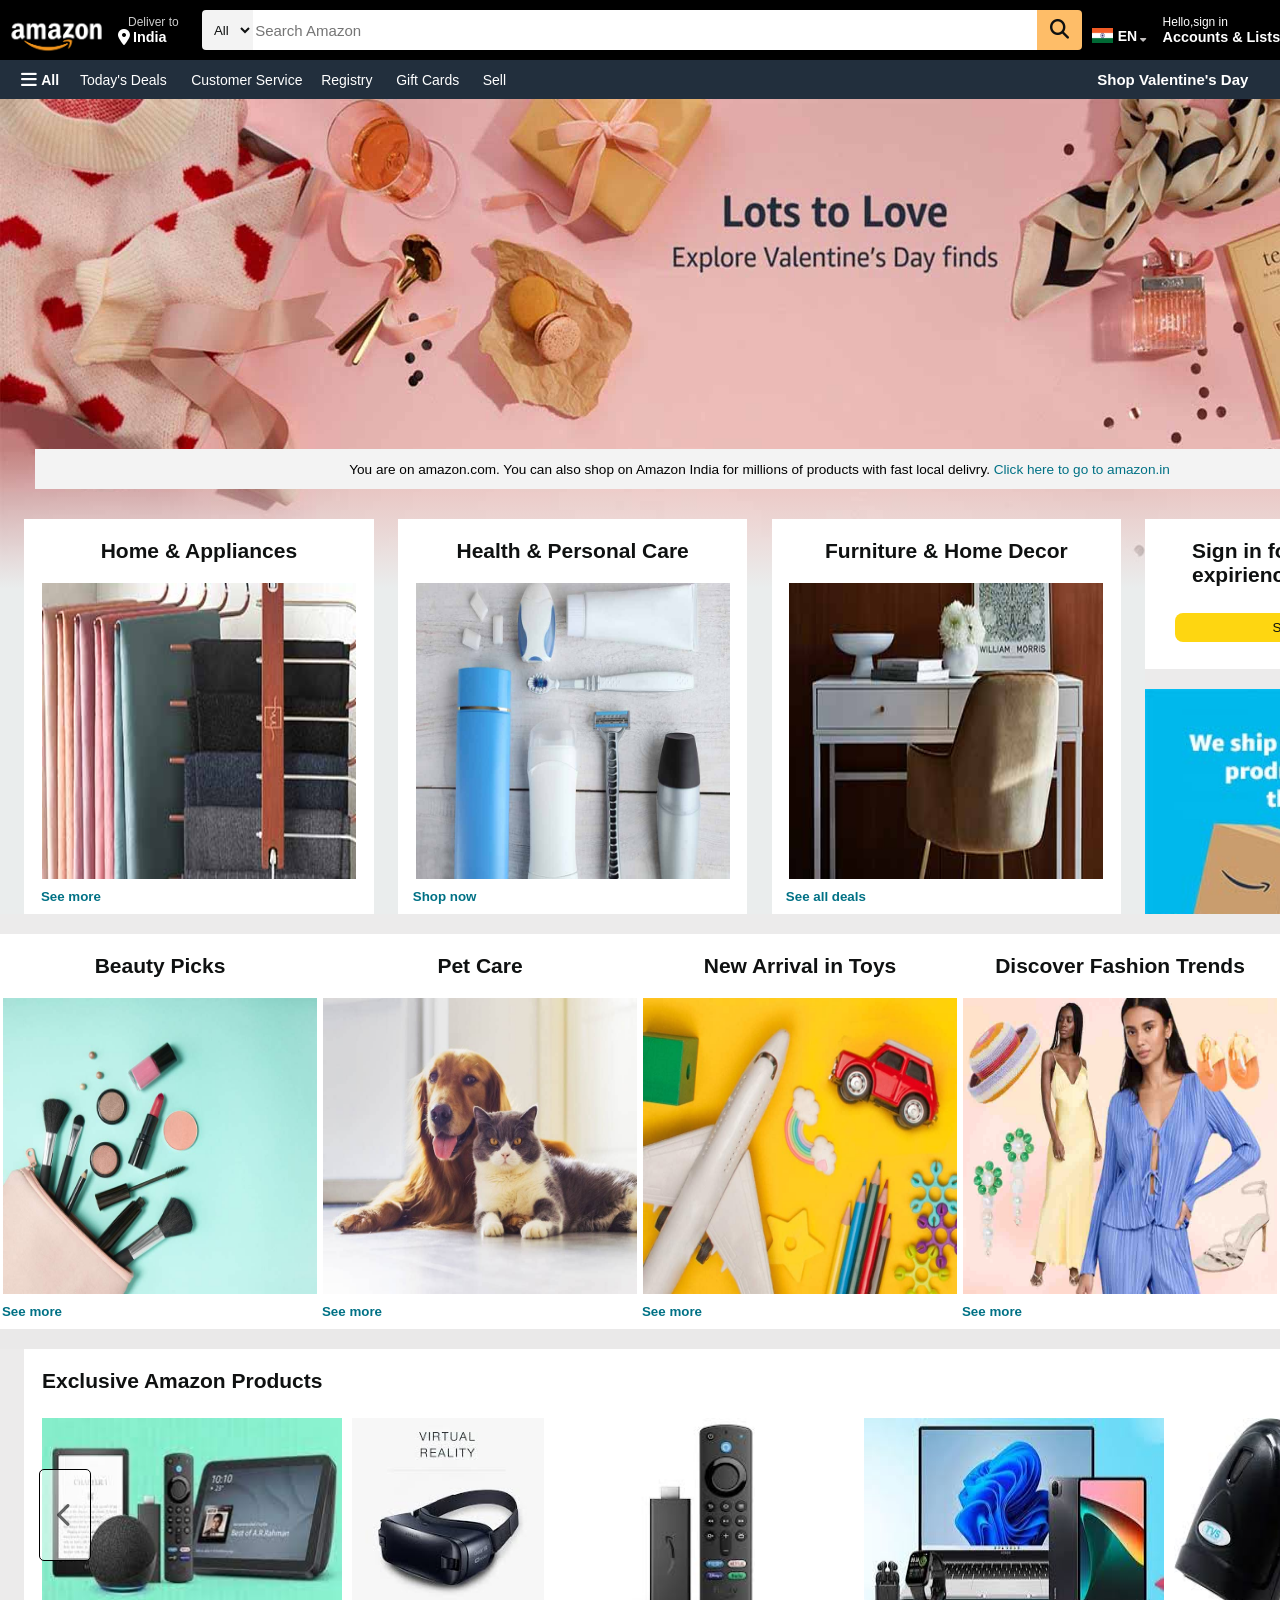
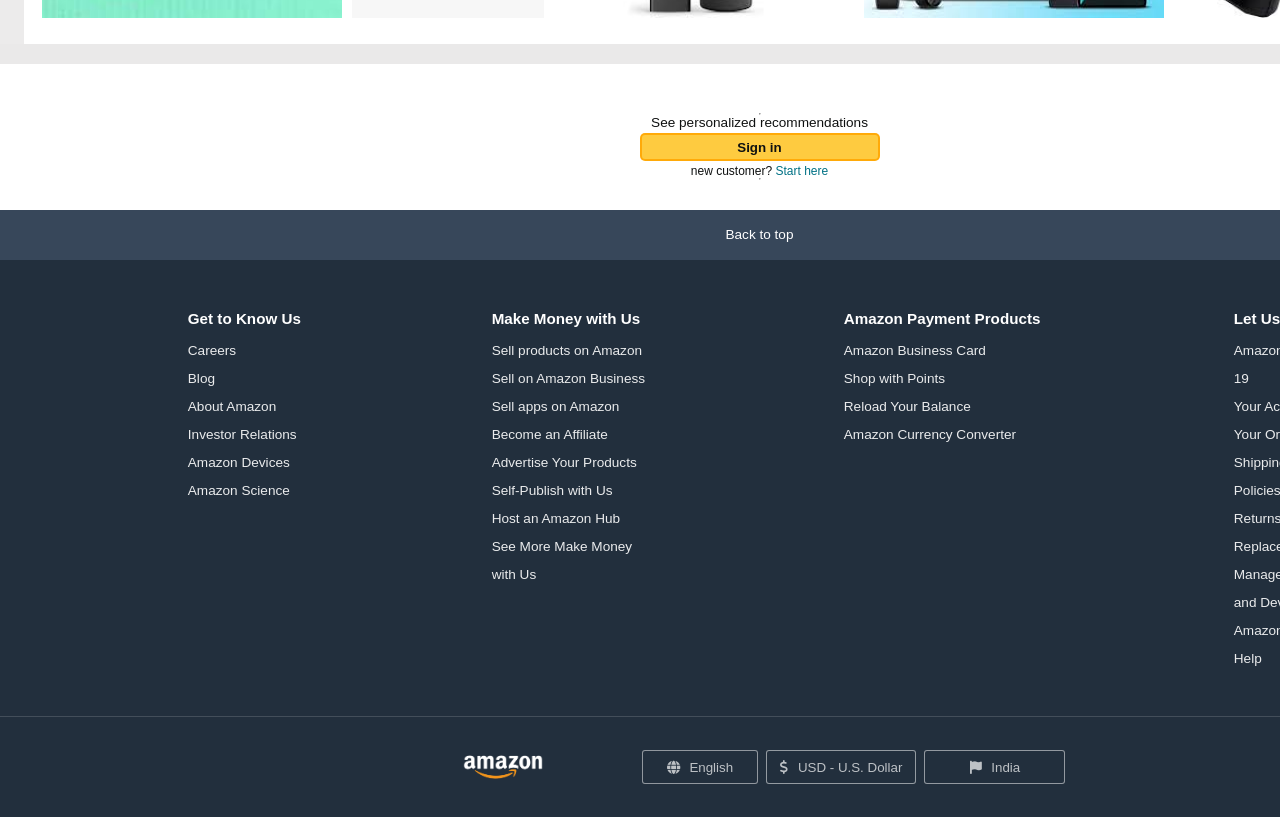
<file: index.html>
<!DOCTYPE html>
<html lang="en">
  <head>
    <meta charset="UTF-8" />
    <meta name="viewport" content="width=device-width, initial-scale=1.0" />
    <title>Amazon.com. Spend less. Smile more</title>
    <link
      rel="stylesheet"
      href="https://cdnjs.cloudflare.com/ajax/libs/font-awesome/6.4.0/css/all.min.css"
      integrity="sha512-iecdLmaskl7CVkqkXNQ/ZH/XLlvWZOJyj7Yy7tcenmpD1ypASozpmT/E0iPtmFIB46ZmdtAc9eNBvH0H/ZpiBw=="
      crossorigin="anonymous"
      referrerpolicy="no-referrer"
    />
    <link rel="stylesheet" href="Project.css" />
    <link rel="shortcut icon" href="download (1).png" type="image/x-icon" />
  </head>
  <body>
    <div class="lists">
      <i id="triangle" class="fa-solid fa-caret-up"></i>
      <div id="l-up">
        <button id="butt3">Sign in</button>
        <p style="font-weight: 520; font-size: 0.75rem; color: #0f1111">
          New customer? <a style="color: #0055aa" href="#">Start here</a>
        </p>
      </div>
      <div id="l-down">
        <div class="l1">
          <p class="l-head">Your Lists</p>
          <p class="l-tags">Create a List</p>
          <p class="l-tags">Find a List or Registry</p>
        </div>
        <div class="l2">
          <p class="l-head">Your Account</p>
          <p class="l-tags">Account</p>
          <p class="l-tags">Orders</p>
          <p class="l-tags">Recommendations</p>
          <p class="l-tags">Browsing History</p>
          <p class="l-tags">Watchlist</p>
          <p class="l-tags">Video Purchases & Rentals</p>
          <p class="l-tags">Kindle Unlimited</p>
          <p class="l-tags">Content & Devices</p>
          <p class="l-tags">Subscribe & Save Items</p>
          <p class="l-tags">Memberships & Subscriptions</p>
          <p class="l-tags">Music Library</p>
        </div>
      </div>
    </div>
    <div id="sidebar">
      <div id="black-bg"></div>
      <i id="xmark" class="fa-solid fa-xmark"></i>
      <div id="top-side">
        <i
          style="font-size: 25px; padding-right: 10px"
          class="fa-solid fa-circle-user"
        ></i>
        <p>Hello, sign in</p>
      </div>
      <div class="wrap">
        <div id="topp1">
          <div class="heading">Digital Content & Devices</div>
          <div style="padding-top: 5px; font-size: 14px">
            Amazon Music<span
              ><i id="symbol" class="fa-solid fa-angle-right"></i
            ></span>
          </div>
          <div style="padding-top: 5px; font-size: 14px">
            Kindle E-readers & Books<span
              ><i id="symbol" class="fa-solid fa-angle-right"></i
            ></span>
          </div>
          <div style="padding-top: 5px; font-size: 14px">
            Amazon Appstore<span
              ><i id="symbol" class="fa-solid fa-angle-right"></i
            ></span>
          </div>
        </div>

        <div id="topp2">
          <div class="heading">Shop By Department</div>
          <div style="padding-top: 5px; font-size: 14px">
            Electronics<span
              ><i id="symbol" class="fa-solid fa-angle-right"></i
            ></span>
          </div>
          <div style="padding-top: 5px; font-size: 14px">
            Computers<span
              ><i id="symbol" class="fa-solid fa-angle-right"></i
            ></span>
          </div>
          <div style="padding-top: 5px; font-size: 14px">
            Smart Home<span
              ><i id="symbol" class="fa-solid fa-angle-right"></i
            ></span>
          </div>
          <div style="padding-top: 5px; font-size: 14px">
            Arts & Crafts<span
              ><i id="symbol" class="fa-solid fa-angle-right"></i
            ></span>
          </div>
          <div style="padding-top: 5px; font-size: 14px">
            See All<span
              ><i
                style="padding-left: 8px; color: rgba(0, 0, 0, 0.507)"
                class="fa-solid fa-angle-down"
              ></i
            ></span>
          </div>
        </div>
        <div id="topp3">
          <div class="heading">Programs & Features</div>
          <div style="padding-top: 5px; font-size: 14px">
            Gift Cards<span
              ><i id="symbol" class="fa-solid fa-angle-right"></i
            ></span>
          </div>
          <div style="padding-top: 5px; font-size: 14px">
            Shop By Interest<span
              ><i id="symbol" class="fa-solid fa-angle-right"></i
            ></span>
          </div>
          <div style="padding-top: 5px; font-size: 14px">
            Amazon Live<span
              ><i id="symbol" class="fa-solid fa-angle-right"></i
            ></span>
          </div>
          <div style="padding-top: 5px; font-size: 14px">
            International Shopping<span
              ><i id="symbol" class="fa-solid fa-angle-right"></i
            ></span>
          </div>
          <div style="padding-top: 5px; font-size: 14px">
            See All<span
              ><i
                style="
                  padding-top: 2px;
                  padding-left: 8px;
                  color: rgba(0, 0, 0, 0.507);
                "
                class="fa-solid fa-angle-down"
              ></i
            ></span>
          </div>
        </div>
        <div id="topp4">
          <div class="heading">Help & Settings</div>
          <div style="padding-top: 5px; font-size: 14px">Your Account</div>
          <div style="padding-top: 5px; font-size: 14px">
            <i
              style="padding-left: 2px; padding-right: 10px; color: #0f11117e"
              class="fa-solid fa-globe"
            ></i
            >English
          </div>
          <div style="padding-top: 5px; font-size: 14px">
            <img id="india2" src="download.png" alt="india" />India
          </div>
          <div style="padding-top: 5px; font-size: 14px">Customer Service</div>
          <div style="padding-top: 5px; font-size: 14px">Sign in</div>
        </div>
      </div>
    </div>
    <!-- header starts -->
    <header id="top">
      <div id="nav-icon-out">
        <div style="cursor: pointer" id="nav-icon" class="hover"></div>
      </div>
      <!-- box2 -->
      <div id="nav-add-out">
        <div style="cursor: pointer" id="nav-add-in" class="hover">
          <p id="add1">Deliver to</p>
          <div id="nav-add-logo">
            <i style="padding-left: 5px" class="fa-solid fa-location-dot"></i>
            <p id="add2">India</p>
          </div>
        </div>
      </div>
      <!-- box3 -->
      <div id="nav-search-out">
        <select style="cursor: pointer" name="amazon" id="amazon">
          <option value="Items">All</option>
        </select>
        <input type="text" id="nav-search" placeholder="Search Amazon" />
        <div style="cursor: pointer" id="nav-search-icon">
          <i style="color: #0f1111" class="fa-solid fa-magnifying-glass"></i>
        </div>
      </div>
      <!-- box4 -->
      <div id="flag-out">
        <div style="cursor: pointer" id="flag" class="hover">
          <img id="india" src="download.png" alt="india" />
          <p id="lang">EN</p>
          <i id="drop-down1" class="fa-solid fa-caret-down"></i>
        </div>
      </div>
      <!-- box5 -->
      <div id="sign-out-out">
        <div style="cursor: pointer" id="sign-out" class="hover">
          <p style="padding-left: 7px" id="sign1">Hello,sign in</p>
          <p style="padding-left: 7px" id="sign2">
            Accounts & Lists<i
              id="drop-down2"
              class="fa-solid fa-caret-down"
            ></i>
          </p>
        </div>
      </div>
      <!-- box6 -->
      <div id="return-out">
        <div style="cursor: pointer" id="return" class="hover">
          <p style="padding-left: 7px" id="return1">Returns</p>
          <p style="padding-left: 7px" id="return2">& Orders</p>
        </div>
      </div>
      <!-- box7 -->
      <div id="cart-out">
        <div style="cursor: pointer" id="cart" class="hover">
          <i
            style="padding-left: 4px; font-size: 27px"
            class="fa-solid fa-cart-shopping"
          ></i>
          <p id="para" style="font-weight: 700">Cart</p>
          <span id="count">0</span>
        </div>
      </div>
    </header>
    <div id="lower-nav">
      <div id="a1" class="hover">
        <i
          style="cursor: pointer; font-size: 18px"
          class="fa-solid fa-bars"
        ></i>
        <a style="padding-left: 4px" href="#">All</a>
      </div>
      <div id="a2" class="hover">
        <a href="#">Today's Deals</a>
      </div>
      <div id="a3" class="hover">
        <a href="#">Customer Service</a>
      </div>
      <div id="a4" class="hover">
        <a href="#">Registry</a>
      </div>
      <div id="a5" class="hover">
        <a href="#">Gift Cards</a>
      </div>
      <div id="a6" class="hover">
        <a href="#">Sell</a>
      </div>
      <div id="a7">
        <a href="#">Shop Valentine's Day</a>
      </div>
    </div>
    <!-- hero section -->
    <section class="sec1">
      <!-- central message starts -->
      <div class="central-data">
        <div id="hero-out">
          <div id="hero-in">
            <p style="color: black">
              You are on amazon.com. You can also shop on Amazon India for
              millions of products with fast local delivry.
              <a style="color: #007185" href="https://www.amazon.in/"
                >Click here to go to amazon.in</a
              >
            </p>
          </div>
        </div>
        <!-- shoping box section -->
        <div class="shop-out">
          <div id="box1">
            <p class="b">Home & Appliances</p>
            <img class="img" src="box1_image.jpg" alt="Home & Appliances" />
            <p class="see-more">See more</p>
          </div>
          <div id="box2">
            <p class="b">Health & Personal Care</p>
            <img
              class="img"
              src="box2_image.jpg"
              alt="Health & Personal Care"
            />
            <p class="see-more">Shop now</p>
          </div>
          <div id="box3">
            <p class="b">Furniture & Home Decor</p>
            <img
              class="img"
              src="box3_image.jpg"
              alt="Furniture & Home Decor"
            />
            <p style="padding-left: 25px" class="see-more">See all deals</p>
          </div>
          <div id="box4">
            <div id="box-41">
              <pre class="b">
        Sign in for the best 
        expirience</pre
              >
              <button style="cursor: pointer" id="butt">
                Sign in securely
              </button>
            </div>
            <div id="box-415"></div>
            <div id="box-42"></div>
          </div>
        </div>
      </div>
      <!-- images animating section -->
      <div class="image-box">
        <div class="slide">
          <img src="si1.jpg" alt="" />
        </div>
        <div class="slide">
          <img src="si2.jpg" alt="" />
        </div>
        <div class="slide">
          <img src="si3.jpg" alt="" />
        </div>
        <div class="slide">
          <img src="si4.jpg" alt="" />
        </div>
      </div>
    </section>

    <div class="shop-out">
      <div id="box1">
        <p class="b">Beauty Picks</p>
        <img class="img" src="box5_image.jpg" alt="Beauty Picks" />
        <p class="see-more">See more</p>
      </div>
      <div id="box2">
        <p class="b">Pet Care</p>
        <img class="img" src="box6_image.jpg" alt="Pet Care" />
        <p class="see-more">See more</p>
      </div>
      <div id="box3">
        <p class="b">New Arrival in Toys</p>
        <img class="img" src="box7_image.jpg" alt="New Arrival in Toys" />
        <p class="see-more">See more</p>
      </div>
      <div id="box1">
        <p class="b">Discover Fashion Trends</p>
        <img class="img" src="box8_image.jpg" alt="Discover Fashion Trends" />
        <p class="see-more">See more</p>
      </div>
    </div>
    <div class="top"></div>
    <section class="sec2">
      <div class="l-btn">
        <i style="color: #0f1111a4" class="fa-solid fa-chevron-left"></i>
      </div>
      <div class="rbtn">
        <i style="color: #0f1111a4" class="fa-solid fa-chevron-right"></i>
      </div>
      <p style="padding-left: 18px" class="b">Exclusive Amazon Products</p>
      <div class="image-box2">
        <img
          style="padding-left: 18px"
          src="./scrollbar/download (1).jpg"
          alt=""
        /><img src="./scrollbar/images (2).jpg" alt="" /><img
          src="./scrollbar/download.jpg"
          alt=""
        /><img src="./scrollbar/images (3).jpg" alt="" /><img
          src="./scrollbar/images (1).jpg"
          alt=""
        /><img src="./scrollbar/images (4).jpg" alt="" /><img
          src="./scrollbar/images (5).jpg"
          alt=""
        /><img src="./scrollbar/images.jpg" alt="" />
      </div>
    </section>
    <div class="top"></div>
    <div id="top2"></div>
    <!-- footer starts -->
    <div id="mid">
      <hr id="done" />
      <p style="font-weight: 520; font-size: 0.85rem; color: #0f1111">
        See personalized recommendations
      </p>
      <button id="butt2">Sign in</button>
      <p style="font-weight: 520; font-size: 0.75rem; color: #0f1111">
        new customer? <a style="color: #007185" href="#">Start here</a>
      </p>
      <hr id="done2" />
    </div>
    <div id="footer-first">
      <a
        style="
          cursor: pointer;
          font-weight: 520;
          font-size: 0.85rem;
          text-decoration: none;
        "
        >Back to top</a
      >
    </div>
    <div id="footer-last">
      <div id="f1">
        <p class="all">Get to Know Us</p>
        <ol>
          <li>Careers</li>
          <li>Blog</li>
          <li>About Amazon</li>
          <li>Investor Relations</li>
          <li>Amazon Devices</li>
          <li>Amazon Science</li>
        </ol>
      </div>
      <div id="f2">
        <p class="all">Make Money with Us</p>
        <ol>
          <li>Sell products on Amazon</li>
          <li>Sell on Amazon Business</li>
          <li>Sell apps on Amazon</li>
          <li>Become an Affiliate</li>
          <li>Advertise Your Products</li>
          <li>Self-Publish with Us</li>
          <li>Host an Amazon Hub</li>
          <li>See More Make Money with Us</li>
        </ol>
      </div>
      <div id="f3">
        <p class="all">Amazon Payment Products</p>
        <ol>
          <li>Amazon Business Card</li>
          <li>Shop with Points</li>
          <li>Reload Your Balance</li>
          <li>Amazon Currency Converter</li>
        </ol>
      </div>
      <div id="f4">
        <p class="all">Let Us Help You</p>
        <ol>
          <li>Amazon and COVID-19</li>
          <li>Your Account</li>
          <li>Your Orders</li>
          <li>Shipping Rates & Policies</li>
          <li>Returns & Replacements</li>
          <li>Manage Your Content and Devices</li>
          <li>Amazon Assistant</li>
          <li>Help</li>
        </ol>
      </div>
    </div>
    <div id="last">
      <img id="l-image" src="amazon_logo.png" alt="amazon" />
      <button id="but1">
        <i
          style="color: rgba(255, 255, 255, 0.703); padding-right: 6px"
          class="fa-solid fa-globe"
        ></i>
        English
      </button>
      <button id="but2">
        <i
          style="color: rgba(255, 255, 255, 0.703); padding-right: 6px"
          class="fa-sharp fa-solid fa-dollar-sign"
        ></i>
        USD - U.S. Dollar
      </button>
      <button id="but3">
        <i
          style="color: rgba(255, 255, 255, 0.703); padding-right: 6px"
          class="fa-solid fa-flag"
        ></i>
        India
      </button>
    </div>
    <script src="Project.js"></script>
  </body>
</html>
</file>
<file: Project.css>
* {
    margin: 0px;
    font-family: Arial, Helvetica, sans-serif;
    color: white;
}

body {
    background-color: #eae9e9e3;
}

header {
    height: 60px;
    background-color: black;
    display: flex;
    justify-content: space-evenly;
}

#nav-icon-out {
    height: 60px;
    width: 113px;
    display: flex;
    align-items: center;
}

#nav-icon {
    height: 50px;
    width: 113px;
    background-image: url("amazon_logo.png");
    background-size: cover;
}

.hover:hover {
    border: 1px solid white;
    border-radius: 2px;
}

#nav-add-out {
    height: 60px;
    width: 90.64px;
    display: flex;
    justify-content: center;
    align-items: center;
}

#nav-add-in {

    height: 50px;
    width: 88.64px;
}

#add1 {
    color: #CCCCCC;
    font-size: 0.75rem;
    padding-left: 15px;
    padding-top: 10px;
}

#add2 {
    font-size: 0.9rem;
    font-weight: 700;
    padding-left: 3px;
}

#nav-add-logo {
    display: flex;
}

#nav-search-out {
    height: 60px;
    width: 880.60px;
    display: flex;
    align-items: center;
}

#amazon {
    color: #0f1111;
    background-color: #f3f3f3;
    width: 51.6px;
    height: 40px;
    text-align: center;
    border-top-left-radius: 4px;
    border-bottom-left-radius: 4px;
    border: none;
}

#amazon:hover {
    background-color: #d7d3d3;
    border: 2px solid orange;
}

#nav-search {
    color: #0f1111;
    width: 780.71px;
    height: 38px;
    border: none;
    font-size: 15px;
}

#nav-search:hover {
    border: 2px solid orange;
}

#nav-search-icon {
    width: 45px;
    height: 40px;
    font-size: 1.2rem;
    border-top-right-radius: 4px;
    border-bottom-right-radius: 4px;
    border: none;
    background-color: #febd68;
    color: black;
    display: flex;
    justify-content: center;
    align-items: center;
}

#nav-search-icon:hover {
    background-color: #f3aa4b;
    border: 2px solid orange;
}

#flag-out {
    height: 60px;
    display: flex;
    align-items: center;
}

#flag {
    width: 73.38px;
    height: 50px;
    display: flex;
    justify-content: center;
    align-items: center;
}

#india {
    padding-top: 10px;
    height: 15px;
    width: 21px;
}

#drop-down1 {
    padding-left: 3px;
    color: #eae7e7d2;
    padding-top: 17px;
    font-size: 10px
}

#lang {
    padding-top: 12px;
    font-size: 14px;
    padding-left: 5px;
    font-weight: 700;
}

#sign-out-out {
    height: 60px;
    display: flex;
    align-items: center;
}

#sign-out {
    width: 143px;
    height: 50px;
}

#drop-down2 {
    color: #eae7e7d2;
    padding-left: 4px;
    font-size: 10px
}

#sign1 {
    font-size: 0.75rem;
    padding-top: 10px;
}

#sign2 {
    font-size: 0.9rem;
    font-weight: 700;
}

#return-out {
    height: 60px;
    display: flex;
    align-items: center;
}

#return {
    width: 76.95px;
    height: 50px;
}

#return1 {
    font-size: 0.75rem;
    padding-top: 10px;
}

#return2 {
    font-size: 0.9rem;
    font-weight: 700;
}

#cart-out {
    height: 60px;
    display: flex;
    align-items: center;
}

#cart {
    width: 84px;
    height: 50px;
    display: flex;
    justify-content: center;
    align-items: center;
}

#count {
    position: relative;
    right: 51px;
    bottom: 5px;
    color: #f88d00;
    font-weight: 600;
}

#para {
    padding-top: 11px;
    padding-left: 3px;
}

#lower-nav {
    height: 39px;
    background-color: #222f3d;
    display: flex;
}

a {
    text-decoration: none;
}

#a1 {
    font-size: 14px;
    font-weight: 600;
    padding-top: 8px;
    padding-right: 3px;
    margin-left: 12px;
    padding-left: 3px;
    height: 23px;
    width: 50.41px;
    display: flex;
    justify-content: center;
    align-items: center;
}

#a2 {
    font-size: 14px;
    font-weight: 500;
    padding-top: 8px;
    padding-right: 9px;
    padding-left: 5px;
    height: 23px;
    width: 99.81px;
    display: flex;
    justify-content: center;
    align-items: center;
}

#a3 {
    font-size: 14px;
    font-weight: 500;
    padding-top: 8px;
    padding-right: 9px;
    padding-left: 9px;
    height: 23px;
    width: 111.34;
    display: flex;
    justify-content: center;
    align-items: center;
}

#a4 {
    font-size: 14px;
    font-weight: 500;
    padding-top: 8px;
    padding-right: 9px;
    padding-left: 9px;
    height: 23px;
    width: 52.79px;
    display: flex;
    justify-content: center;
    align-items: center;
}

#a5 {
    font-size: 14px;
    font-weight: 500;
    padding-top: 8px;
    padding-right: 9px;
    padding-left: 9px;
    height: 23px;
    width: 72.99px;
    display: flex;
    justify-content: center;
    align-items: center;
}

#a6 {
    font-size: 14px;
    font-weight: 500;
    padding-top: 8px;
    padding-right: 9px;
    padding-left: 9px;
    height: 23px;
    width: 24.38px;
    display: flex;
    justify-content: center;
    align-items: center;
}

#a7 {
    font-size: 15px;
    font-weight: 600;
    padding-top: 8px;
    position: absolute;
    right: 12px;
    height: 23px;
    width: 190.38px;
    display: flex;
    justify-content: center;
    align-items: center;
}

/* Giving animation to the website   */
.sec1 {
    position: relative;
    width: 100%;
    height: 835px;
    box-sizing: border-box;
    overflow: hidden;
}

.image-box {
    display: flex;
    height: 670px;
    position: absolute;
    animation: slide_effect 15s alternate infinite;
}

.slide img {
    width: 1519px;
    height: 100%;
}

@keyframes slide_effect {
    0% {
        left: 0;
    }

    20% {
        left: 0;
    }

    24% {
        left: -1519px;
    }

    50% {
        left: -1519px;
    }

    54% {
        left: calc(-1519*2px);
    }

    80% {
        left: calc(-1519*2px);
    }

    84% {
        left: calc(-1519*3px);
    }

    100% {
        left: calc(-1519*3px);
    }
}
.central-data{
    position: absolute;
    z-index: 1;
    top: 350px;
    margin-bottom: 20px;
    background: linear-gradient(to bottom, transparent,#eaeded 30%);
}

#hero-out {
    height: 40px;
    width: 1519px;
    display: flex;
    justify-content: center;
    margin-bottom: 30px;
}

#hero-in {
    height: 40px;
    width: 1450px;
    display: flex;
    justify-content: center;
    align-items: center;
    font-size: 0.85rem;
    background-color: #f3f3f3;
}

.shop-out {
    display: flex;
    justify-content: space-evenly;
}

.see-more{
    color: #007185;
    position: relative;
    right: 128px;
    padding: 10px;
    font-size: smaller;
    font-weight: 550;
    cursor: pointer;
}
.see-more:hover{
    text-decoration: underline;
    color: rgba(255, 72, 0, 0.806);
}

#box1 {
    width: 349.6px;
    height: 395px;
    display: flex;
    justify-content: center;
    background-color: white;
    flex-direction: column;
    align-items: center;
    color: #0f1111;
}

#box2 {
    width: 349.6px;
    height: 395px;
    display: flex;
    justify-content: center;
    background-color: white;
    flex-direction: column;
    align-items: center;
    color: #0f1111;
}

#box3 {
    width: 349.6px;
    height: 395px;
    display: flex;
    justify-content: center;
    background-color: white;
    flex-direction: column;
    align-items: center;
    color: #0f1111;
}

#box4 {
    width: 349.6px;
    height: 395px;
    background-color: white;
}

.b {
    padding-top: 20px;
    padding-bottom: 20px;
    color: #0f1111;
    font-size: 21px;
    font-weight: bold;
}

#box-41 {
    width: 349.6px;
    height: 150px;
}

#box-415 {
    width: 349.6px;
    height: 20px;
    background-color: #eae9e9e3;
}

#box-42 {
    width: 349.6px;
    height: 225px;
    cursor: pointer;
    background-image: url(Fuji_D2_45M_en_US_1x._CB418309979_.jpg);
    background-size: cover;
}

#butt {
    width: 288.4px;
    height: 29px;
    border-radius: 8px;
    color: #0f1111;
    background-color: rgb(254, 214, 17);
    border: none;
    font-weight: 500;
    margin-top: 6px;
    margin-left: 30px;
}

#butt:hover {
    background-color: rgb(237, 201, 22);
}

img {
    height: 320px;
    width: 314px;
}

.top {
    height: 20px;
    background-color: #eae9e9e3;
    width: 1519px;
}
.sec2{
    margin-left: 24px;
    overflow-y: hidden;
    position: relative;
    height: 295px;
    width: 1471px;
    background-color: white;
}
.image-box2{
    height: 220px;
    width: 100%;
    overflow-y: scroll;
    scroll-behavior: smooth;
    display: flex;
    position: absolute;
}
.image-box2::-webkit-scrollbar{
    background-color: transparent;
    border-radius: 9px;
    height: 7px;
    width: 0;
    cursor: pointer;
}
.image-box2:hover{
    &::-webkit-scrollbar-thumb{
        background-color: rgba(27, 27, 27, 0.441);
        border-radius: 10px;
        cursor: pointer;
    } 
}
.l-btn{
    background-color: rgba(255, 255, 255, 0.505);
    height: 90px;
    width: 50px;
    font-size: 25px;
    display: flex;
    justify-content: center;
    align-items: center;
    cursor: pointer;
    border: 1px solid black;
    border-radius: 5px;
    position: absolute;
    left: 15px;
    margin-top: 120px;
    z-index: 1;
}
.rbtn{
    background-color: rgba(255, 255, 255, 0.505);
    height: 90px;
    width: 50px;
    font-size: 25px;
    display: flex;
    justify-content: center;
    align-items: center;
    cursor: pointer;
    border: 1px solid black;
    border-radius: 5px;
    position: absolute;
    right: 20px;
    margin-top: 120px;
    z-index: 1;
}
.rbtn:active{
    border: 2px solid #007185;
}
.l-btn:active{
    border: 2px solid #007185;
}

.image-box2 img{
    border-radius: 5px;
    padding: 5px;
    height: 200px;
    width: 300px;
}

#top2 {
    height: 20px;
    background-color: white;
    width: 1519px;
}

#mid {
    height: 125.6px;
    width: 1519px;
    background-color: white;
    display: flex;
    justify-content: center;
    flex-direction: column;
    align-items: center;
}

#butt2 {
    margin-top: 3px;
    margin-bottom: 3px;
    background-color: rgba(254, 191, 17, 0.799);
    color: #0f1111;
    border: 2px solid rgba(255, 166, 0, 0.858);
    width: 240px;
    height: 28px;
    font-weight: 600;
    border-radius: 5px;
}

#footer-first {
    height: 50px;
    width: 1519px;
    background-color: #37475a;
    display: flex;
    justify-content: center;
    align-items: center;
}

#footer-first:hover {
    background-color: #37475add;
}

#footer-last {
    background-color: #222f3d;
    width: 1519px;
    height: 456.8px;
    display: flex;
    justify-content: space-evenly;
    border-bottom: 0.25px solid rgba(255, 255, 255, 0.148);
}

ol {
    list-style-type: none;
}

li {
    font-size: 0.85rem;
    line-height: 28px;
    color: rgba(255, 255, 255, 0.906);
}

.all {
    margin-left: 40px;
    margin-bottom: 10px;
    font-size: 0.95rem;
    font-weight: 700;
}

#f1 {
    height: 318.4px;
    width: 156.05px;
    padding-top: 50px;
}

#f2 {
    height: 318.4px;
    width: 204.33px;
    padding-top: 50px;
}

#f3 {
    height: 318.4px;
    width: 242.21px;
    padding-top: 50px;
}

#f4 {
    height: 318.4px;
    width: 177.41px;
    padding-top: 50px;
}

#last {
    width: 1519px;
    background-color: #222f3d;
    height: 100px;
    display: flex;
    justify-content: center;
    align-items: center;
}

#but1 {
    height: 33.8px;
    width: 116.56px;
    background-color: #222f3d;
    border: 0.25px solid rgba(255, 255, 255, 0.502);
    margin-right: 8px;
    border-radius: 3px;
    color: rgba(255, 255, 255, 0.703);
}

#but2 {
    height: 33.8px;
    width: 150.2px;
    background-color: #222f3d;
    border: 0.25px solid rgba(255, 255, 255, 0.516);
    margin-right: 8px;
    border-radius: 3px;
    color: rgba(255, 255, 255, 0.703);
}

#but3 {
    height: 33.8px;
    width: 140.99px;
    background-color: #222f3d;
    border: 0.25px solid rgba(255, 255, 255, 0.509);
    border-radius: 3px;
    color: rgba(255, 255, 255, 0.703);
}

#l-image {
    height: 54px;
    width: 98px;
    margin-right: 90px;
}

/* Code for the sidebar */

#sidebar{
    background-color: white;
    height: 1103px;
    width: 365px;
    position: absolute;
    z-index: 101;
    box-shadow: 2px 2px 30px black;
    transform: translateX(-1539px);
}
#xmark{
    color: white;
    position: absolute;
    font-size: 35px;
    top: 7px;
    left: 380px;
    z-index: 100;
    cursor: pointer;
}
#black-bg{
    background-color: rgba(0, 0, 0, 0.7);
    height: 100%;
    width: 1174px;
    z-index: 100;
    position: absolute;
    left: 365px;
    
}
#top-side{
    display: flex;
    justify-content: center;
    align-items: center;
    background-color:#222f3d ;
    box-sizing: border-box;
    padding-right: 145px;
    height: 50px;
    width: 100%;
}
#top-side p{
    color: white;
    font-size: 17px;
    font-weight: 600;
    font-family:Verdana, Geneva, Tahoma, sans-serif;
}
.wrap{
    overflow-y: scroll;
    scroll-behavior: smooth;
} 

.heading{
    padding-top: 20px;
    font-size: 18px;
    font-weight: 600;
    color: #111111;
}
#symbol{
    color: #11111185;
    position: absolute;
    right: 1190px;
}
#topp1{
    border-bottom: 1px solid rgba(0, 0, 0, 0.219);
    padding-left: 30px;
}
#topp1 div{
    height: 40px;
    color: #111111;
}
#topp2{
    border-bottom: 1px solid rgba(0, 0, 0, 0.219);
    padding-left: 30px;
}
#topp2 div{
    height: 40px;
    color: #111111;
}
#topp3{
    border-bottom: 1px solid rgba(0, 0, 0, 0.219);
    padding-left: 30px;
}
#topp3 div{
    height: 40px;
    color: #111111;
}
#topp4{
    border-bottom: 1px solid rgba(0, 0, 0, 0.219);
    padding-left: 30px;
}
#topp4 div{
    height: 40px;
    color: #111111;
}
#india2{
    padding-right: 7px;
    height: 13px;
    width: 20px;
}

.lists{
    height: 385px;
    width: 500px;
    background-color: white;
    box-sizing: border-box;
    padding: 14px;
    position: absolute;
    z-index: 101;
    right: 70px;
    top: 53px;
    border-radius: 5px;
    box-shadow: 2px 2px 5px black;
    display: none;
}
#triangle{
    color: white;
    position: absolute;
    font-size: 29px;
    z-index: 101;
    left: 366px;
    top: -15px;
}
#l-up{
    display: flex;
    flex-direction: column;
    justify-content: center;
    align-items: center;
    border-bottom: 1px solid black;
    margin-bottom: 15px;
    padding-bottom: 8px;
}
#l-down{
    display: flex;
    justify-content: center;
}
.l1{
    height: 100%;
    width: 236px;
}
.l2{
    height: 290px;
    width: 236px;
    border-left: 1px solid black;
    padding-left: 20px;
}
.l-head{
    color: #0f1111;
    font-size: 18px;
    font-weight: 600;
    padding-bottom: 10px;
}
.l-tags{
    color: #444444;
    line-height: 22px;
    font-size: smaller;
}
.l-tags:hover{
    text-decoration: underline;
    color: rgba(255, 98, 0, 0.877);
    cursor: pointer;
}
#butt3{
    width: 218.4px;
    height: 30px;
    border-radius: 8px;
    border: none;
    color: #0f1111;
    margin-bottom: 5px;
    background-color: #fed611;
    cursor: pointer;
}
.stop-scroll{
    overflow: hidden;
    height: 100%;
}
</file>
